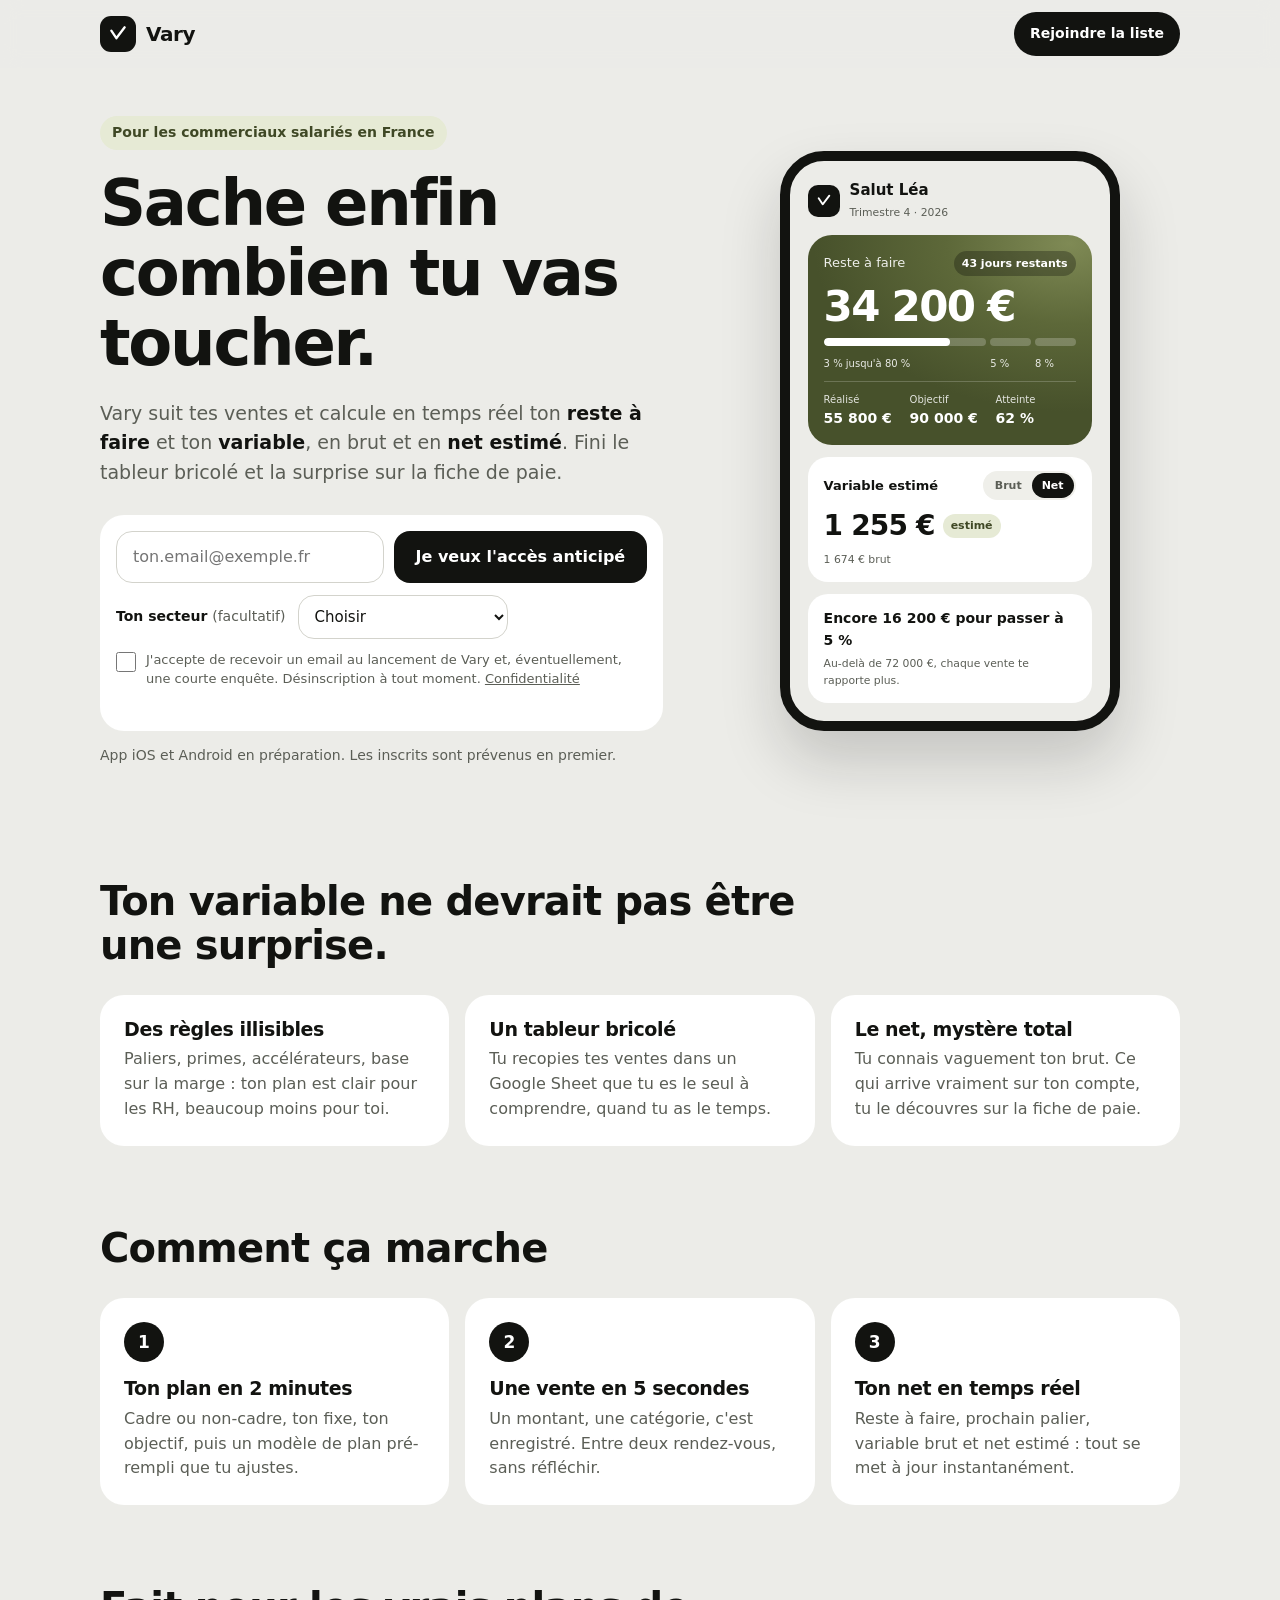
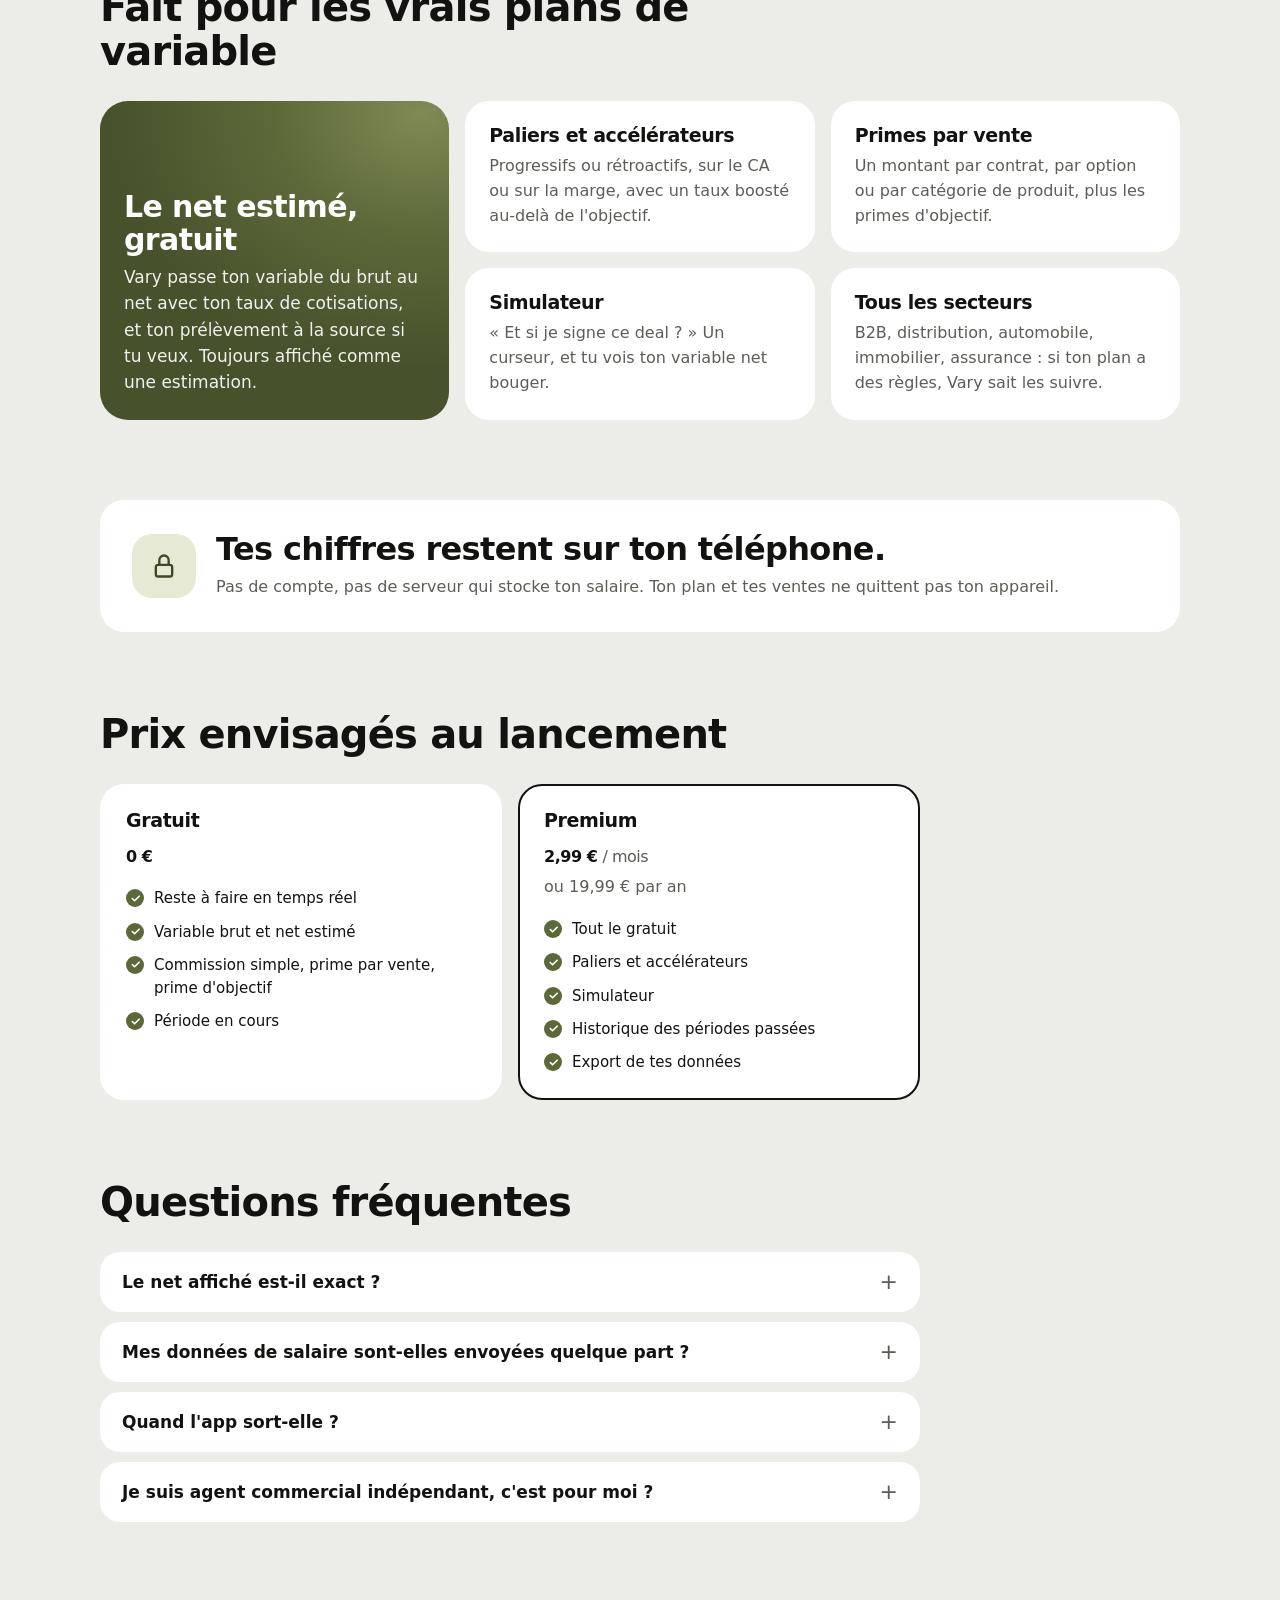
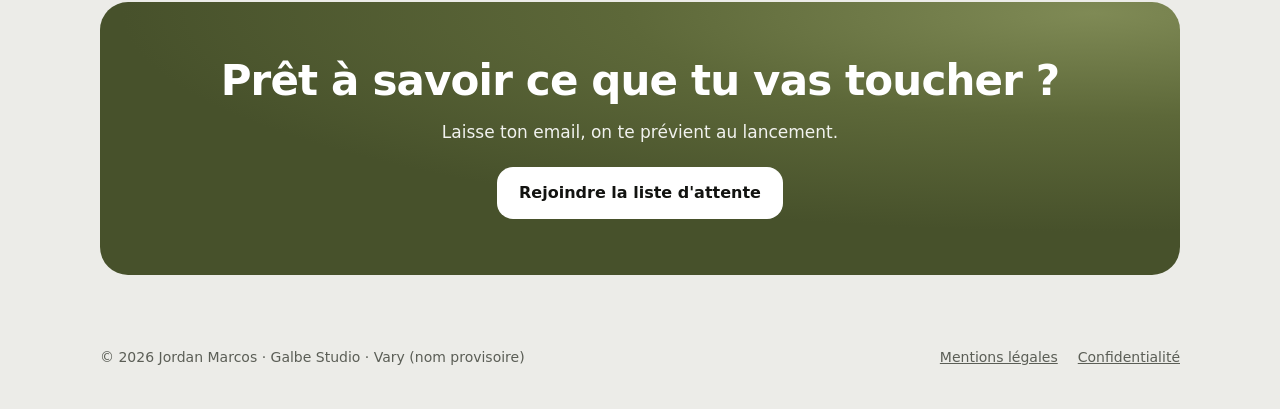
<file: index.html>
<!doctype html>
<html lang="fr">
<head>
  <meta charset="utf-8">
  <meta name="viewport" content="width=device-width, initial-scale=1">
  <meta http-equiv="Content-Security-Policy" content="default-src 'self'; script-src 'self'; style-src 'self' 'unsafe-inline'; img-src 'self' data:; connect-src 'self' https://fjegyoaqkgsdrfyrmxxx.supabase.co; form-action 'self'; base-uri 'self'">
  <meta name="referrer" content="strict-origin-when-cross-origin">
  <title>Vary · Sache enfin combien tu vas toucher</title>
  <meta name="description" content="Vary calcule en temps réel ton reste à faire et ton variable, en brut et en net estimé. L'app des commerciaux salariés en France. Rejoins la liste d'attente.">
  <meta property="og:title" content="Vary · Sache enfin combien tu vas toucher">
  <meta property="og:description" content="Ton reste à faire et ton variable net estimé, en temps réel. Pour les commerciaux salariés en France.">
  <meta property="og:type" content="website">
  <meta name="theme-color" content="#ECECE8">
  <link rel="icon" href="favicon.svg" type="image/svg+xml">
  <link rel="stylesheet" href="styles.css">
</head>
<body>
  <a class="skip" href="#contenu">Aller au contenu</a>

  <header class="topbar">
    <div class="wrap topbar__inner">
      <a class="brand" href="#" aria-label="Vary, accueil">
        <span class="brand__mark" aria-hidden="true">
          <svg viewBox="0 0 24 24" width="20" height="20" fill="none" stroke="currentColor" stroke-width="2.8" stroke-linecap="round" stroke-linejoin="round"><path d="M4 8l6 9 10-13"/></svg>
        </span>
        <span class="brand__name">Vary</span>
      </a>
      <a class="btn btn--small" href="#inscription">Rejoindre la liste</a>
    </div>
  </header>

  <main id="contenu">
    <!-- HERO -->
    <section class="hero wrap">
      <div class="hero__text">
        <p class="eyebrow">Pour les commerciaux salariés en France</p>
        <h1>Sache enfin combien tu vas toucher.</h1>
        <p class="lead">Vary suit tes ventes et calcule en temps réel ton <strong>reste à faire</strong> et ton <strong>variable</strong>, en brut et en <strong>net estimé</strong>. Fini le tableur bricolé et la surprise sur la fiche de paie.</p>

        <form class="signup" id="inscription" novalidate>
          <div class="signup__row">
            <label class="sr-only" for="email-hero">Ton email</label>
            <input id="email-hero" name="email" type="email" inputmode="email" autocomplete="email" placeholder="ton.email@exemple.fr" required>
            <button class="btn" type="submit">Je veux l'accès anticipé</button>
          </div>
          <div class="signup__row signup__row--small">
            <label for="secteur-hero">Ton secteur <span class="muted">(facultatif)</span></label>
            <select id="secteur-hero" name="sector">
              <option value="">Choisir</option>
              <option>B2B, logiciel, services</option>
              <option>Distribution, retail</option>
              <option>Automobile</option>
              <option>Immobilier</option>
              <option>Banque, assurance</option>
              <option>Autre</option>
            </select>
          </div>
          <!-- Piège anti-robots : invisible pour les humains, rempli par les robots. -->
          <div class="hp" aria-hidden="true">
            <label for="site-web">Ne pas remplir ce champ</label>
            <input id="site-web" name="website" type="text" tabindex="-1" autocomplete="off">
          </div>
          <label class="consent">
            <input type="checkbox" name="consent" required>
            <span>J'accepte de recevoir un email au lancement de Vary et, éventuellement, une courte enquête. Désinscription à tout moment. <a href="confidentialite.html">Confidentialité</a></span>
          </label>
          <p class="signup__msg" role="status" aria-live="polite"></p>
        </form>
        <p class="note">App iOS et Android en préparation. Les inscrits sont prévenus en premier.</p>
      </div>

      <div class="hero__visual" role="img" aria-label="Aperçu de l'app Vary : reste à faire 34 200 €, objectif atteint à 62 %, variable net estimé 1 255 €">
        <div class="phone" aria-hidden="true">
          <div class="phone__head">
            <span class="phone__mark"><svg viewBox="0 0 24 24" width="16" height="16" fill="none" stroke="#fff" stroke-width="2.8" stroke-linecap="round" stroke-linejoin="round"><path d="M4 8l6 9 10-13"/></svg></span>
            <span><b>Salut Léa</b><small>Trimestre 4 · 2026</small></span>
          </div>
          <div class="olive card-hero">
            <div class="card-hero__top"><span>Reste à faire</span><span class="chip">43 jours restants</span></div>
            <div class="card-hero__big">34 200 €</div>
            <div class="gauge">
              <span style="flex:80"><i style="width:77.5%"></i></span>
              <span style="flex:20"><i style="width:0"></i></span>
              <span style="flex:20"><i style="width:0"></i></span>
            </div>
            <div class="gauge__legend"><span style="flex:80">3 % jusqu'à 80 %</span><span style="flex:20">5 %</span><span style="flex:20">8 %</span></div>
            <div class="card-hero__stats">
              <span><small>Réalisé</small>55 800 €</span>
              <span><small>Objectif</small>90 000 €</span>
              <span><small>Atteinte</small>62 %</span>
            </div>
          </div>
          <div class="phone__card">
            <div class="phone__row"><b>Variable estimé</b><span class="toggle"><span>Brut</span><span class="on">Net</span></span></div>
            <div class="phone__amount">1 255 € <span class="badge">estimé</span></div>
            <small>1 674 € brut</small>
          </div>
          <div class="phone__card phone__card--tip">
            <b>Encore 16 200 € pour passer à 5 %</b>
            <small>Au-delà de 72 000 €, chaque vente te rapporte plus.</small>
          </div>
        </div>
      </div>
    </section>

    <!-- PROBLÈME -->
    <section class="section wrap">
      <h2>Ton variable ne devrait pas être une surprise.</h2>
      <div class="grid3">
        <article class="card">
          <h3>Des règles illisibles</h3>
          <p>Paliers, primes, accélérateurs, base sur la marge : ton plan est clair pour les RH, beaucoup moins pour toi.</p>
        </article>
        <article class="card">
          <h3>Un tableur bricolé</h3>
          <p>Tu recopies tes ventes dans un Google Sheet que tu es le seul à comprendre, quand tu as le temps.</p>
        </article>
        <article class="card">
          <h3>Le net, mystère total</h3>
          <p>Tu connais vaguement ton brut. Ce qui arrive vraiment sur ton compte, tu le découvres sur la fiche de paie.</p>
        </article>
      </div>
    </section>

    <!-- COMMENT ÇA MARCHE -->
    <section class="section wrap">
      <h2>Comment ça marche</h2>
      <ol class="steps">
        <li class="card">
          <span class="steps__num">1</span>
          <h3>Ton plan en 2 minutes</h3>
          <p>Cadre ou non-cadre, ton fixe, ton objectif, puis un modèle de plan pré-rempli que tu ajustes.</p>
        </li>
        <li class="card">
          <span class="steps__num">2</span>
          <h3>Une vente en 5 secondes</h3>
          <p>Un montant, une catégorie, c'est enregistré. Entre deux rendez-vous, sans réfléchir.</p>
        </li>
        <li class="card">
          <span class="steps__num">3</span>
          <h3>Ton net en temps réel</h3>
          <p>Reste à faire, prochain palier, variable brut et net estimé : tout se met à jour instantanément.</p>
        </li>
      </ol>
    </section>

    <!-- FONCTIONS -->
    <section class="section wrap">
      <h2>Fait pour les vrais plans de variable</h2>
      <div class="features">
        <article class="olive feature feature--big">
          <h3>Le net estimé, gratuit</h3>
          <p>Vary passe ton variable du brut au net avec ton taux de cotisations, et ton prélèvement à la source si tu veux. Toujours affiché comme une estimation.</p>
        </article>
        <article class="card feature">
          <h3>Paliers et accélérateurs</h3>
          <p>Progressifs ou rétroactifs, sur le CA ou sur la marge, avec un taux boosté au-delà de l'objectif.</p>
        </article>
        <article class="card feature">
          <h3>Primes par vente</h3>
          <p>Un montant par contrat, par option ou par catégorie de produit, plus les primes d'objectif.</p>
        </article>
        <article class="card feature">
          <h3>Simulateur</h3>
          <p>« Et si je signe ce deal ? » Un curseur, et tu vois ton variable net bouger.</p>
        </article>
        <article class="card feature">
          <h3>Tous les secteurs</h3>
          <p>B2B, distribution, automobile, immobilier, assurance : si ton plan a des règles, Vary sait les suivre.</p>
        </article>
      </div>
    </section>

    <!-- CONFIDENTIALITÉ -->
    <section class="section wrap">
      <div class="privacy card">
        <div class="privacy__icon" aria-hidden="true">
          <svg viewBox="0 0 24 24" width="28" height="28" fill="none" stroke="currentColor" stroke-width="2" stroke-linecap="round" stroke-linejoin="round"><rect x="5" y="11" width="14" height="10" rx="2"/><path d="M8 11V7a4 4 0 0 1 8 0v4"/></svg>
        </div>
        <div>
          <h2>Tes chiffres restent sur ton téléphone.</h2>
          <p>Pas de compte, pas de serveur qui stocke ton salaire. Ton plan et tes ventes ne quittent pas ton appareil.</p>
        </div>
      </div>
    </section>

    <!-- PRIX -->
    <section class="section wrap">
      <h2>Prix envisagés au lancement</h2>
      <div class="pricing">
        <article class="card plan">
          <h3>Gratuit</h3>
          <p class="plan__price">0 €</p>
          <ul>
            <li>Reste à faire en temps réel</li>
            <li>Variable brut et net estimé</li>
            <li>Commission simple, prime par vente, prime d'objectif</li>
            <li>Période en cours</li>
          </ul>
        </article>
        <article class="card plan plan--premium">
          <h3>Premium</h3>
          <p class="plan__price">2,99 € <small>/ mois</small></p>
          <p class="muted">ou 19,99 € par an</p>
          <ul>
            <li>Tout le gratuit</li>
            <li>Paliers et accélérateurs</li>
            <li>Simulateur</li>
            <li>Historique des périodes passées</li>
            <li>Export de tes données</li>
          </ul>
        </article>
      </div>
    </section>

    <!-- FAQ -->
    <section class="section wrap">
      <h2>Questions fréquentes</h2>
      <div class="faq">
        <details>
          <summary>Le net affiché est-il exact ?</summary>
          <p>C'est une estimation : ton variable brut moins tes cotisations salariales (taux par défaut selon ton statut, modifiable), et ton prélèvement à la source si tu le renseignes. Pour coller au plus près, tu peux calculer ton propre taux à partir de ta fiche de paie.</p>
        </details>
        <details>
          <summary>Mes données de salaire sont-elles envoyées quelque part ?</summary>
          <p>Non. Dans l'app, ton plan et tes ventes restent sur ton téléphone. Seules des statistiques d'usage anonymes, sans aucun montant, servent à améliorer l'app.</p>
        </details>
        <details>
          <summary>Quand l'app sort-elle ?</summary>
          <p>Elle est en cours de développement pour iOS et Android. Les inscrits à la liste d'attente sont prévenus en premier.</p>
        </details>
        <details>
          <summary>Je suis agent commercial indépendant, c'est pour moi ?</summary>
          <p>Pas encore : le calcul du net d'un indépendant est différent. La première version vise les commerciaux salariés. Inscris-toi quand même, ça nous aide à savoir si on doit l'ajouter.</p>
        </details>
      </div>
    </section>

    <!-- CTA FINAL -->
    <section class="section wrap">
      <div class="olive cta">
        <h2>Prêt à savoir ce que tu vas toucher ?</h2>
        <p>Laisse ton email, on te prévient au lancement.</p>
        <a class="btn btn--light" href="#inscription">Rejoindre la liste d'attente</a>
      </div>
    </section>
  </main>

  <footer class="footer wrap">
    <span>© 2026 Jordan Marcos · Galbe Studio · Vary (nom provisoire)</span>
    <nav aria-label="Liens légaux">
      <a href="mentions-legales.html">Mentions légales</a>
      <a href="confidentialite.html">Confidentialité</a>
    </nav>
  </footer>

  <script src="main.js" defer></script>
</body>
</html>
</file>
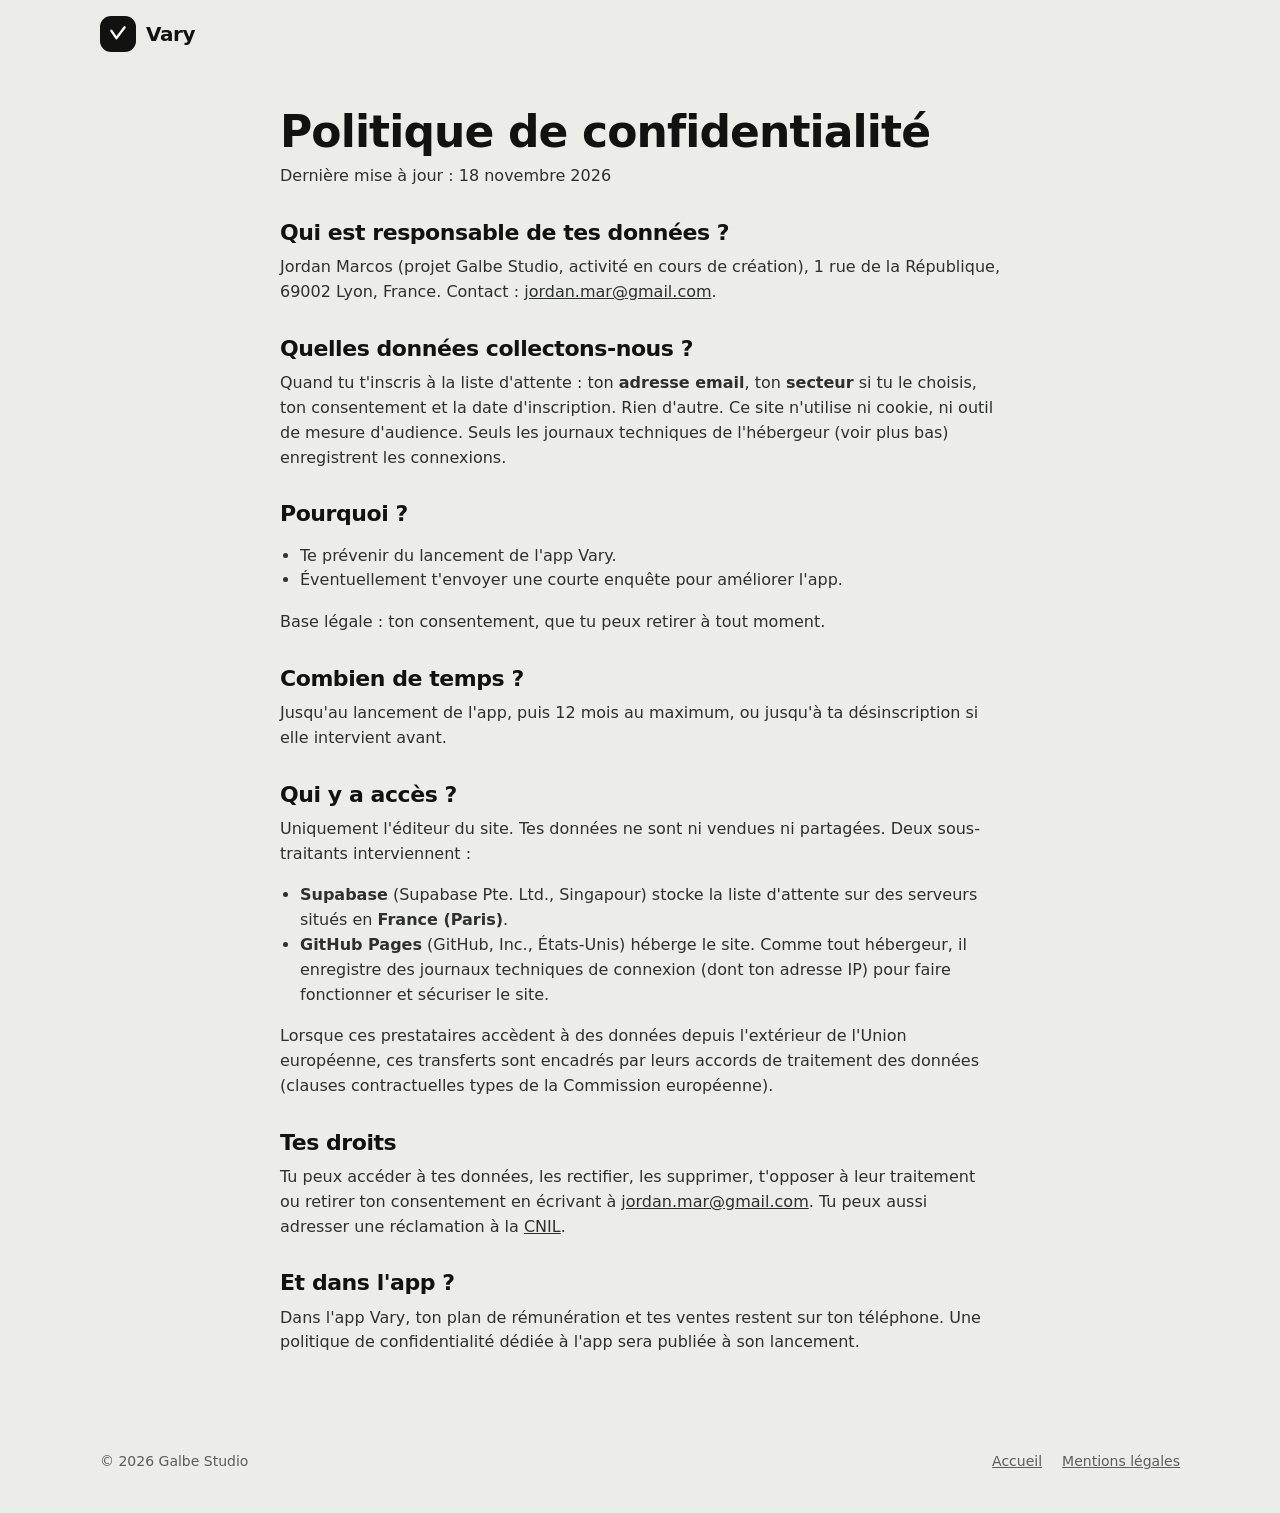
<file: confidentialite.html>
<!doctype html>
<html lang="fr">
<head>
  <meta charset="utf-8">
  <meta name="viewport" content="width=device-width, initial-scale=1">
  <meta http-equiv="Content-Security-Policy" content="default-src 'self'; script-src 'self'; style-src 'self' 'unsafe-inline'; img-src 'self' data:; form-action 'self'; base-uri 'self'">
  <meta name="referrer" content="strict-origin-when-cross-origin">
  <title>Confidentialité · Vary</title>
  <meta name="robots" content="noindex">
  <link rel="icon" href="favicon.svg" type="image/svg+xml">
  <link rel="stylesheet" href="styles.css">
</head>
<body>
  <header class="topbar">
    <div class="wrap topbar__inner">
      <a class="brand" href="index.html" aria-label="Vary, accueil">
        <span class="brand__mark" aria-hidden="true"><svg viewBox="0 0 24 24" width="20" height="20" fill="none" stroke="currentColor" stroke-width="2.8" stroke-linecap="round" stroke-linejoin="round"><path d="M4 8l6 9 10-13"/></svg></span>
        <span class="brand__name">Vary</span>
      </a>
    </div>
  </header>

  <main class="wrap legal">
    <h1>Politique de confidentialité</h1>
    <p class="muted">Dernière mise à jour : 18 novembre 2026</p>

    <h2>Qui est responsable de tes données ?</h2>
    <p>Jordan Marcos (projet Galbe Studio, activité en cours de création), 1 rue de la République, 69002 Lyon, France. Contact : <a href="mailto:jordan.mar@gmail.com">jordan.mar@gmail.com</a>.</p>

    <h2>Quelles données collectons-nous ?</h2>
    <p>Quand tu t'inscris à la liste d'attente : ton <strong>adresse email</strong>, ton <strong>secteur</strong> si tu le choisis, ton consentement et la date d'inscription. Rien d'autre. Ce site n'utilise ni cookie, ni outil de mesure d'audience. Seuls les journaux techniques de l'hébergeur (voir plus bas) enregistrent les connexions.</p>

    <h2>Pourquoi ?</h2>
    <ul>
      <li>Te prévenir du lancement de l'app Vary.</li>
      <li>Éventuellement t'envoyer une courte enquête pour améliorer l'app.</li>
    </ul>
    <p>Base légale : ton consentement, que tu peux retirer à tout moment.</p>

    <h2>Combien de temps ?</h2>
    <p>Jusqu'au lancement de l'app, puis 12 mois au maximum, ou jusqu'à ta désinscription si elle intervient avant.</p>

    <h2>Qui y a accès ?</h2>
    <p>Uniquement l'éditeur du site. Tes données ne sont ni vendues ni partagées. Deux sous-traitants interviennent :</p>
    <ul>
      <li><strong>Supabase</strong> (Supabase Pte. Ltd., Singapour) stocke la liste d'attente sur des serveurs situés en <strong>France (Paris)</strong>.</li>
      <li><strong>GitHub Pages</strong> (GitHub, Inc., États-Unis) héberge le site. Comme tout hébergeur, il enregistre des journaux techniques de connexion (dont ton adresse IP) pour faire fonctionner et sécuriser le site.</li>
    </ul>
    <p>Lorsque ces prestataires accèdent à des données depuis l'extérieur de l'Union européenne, ces transferts sont encadrés par leurs accords de traitement des données (clauses contractuelles types de la Commission européenne).</p>

    <h2>Tes droits</h2>
    <p>Tu peux accéder à tes données, les rectifier, les supprimer, t'opposer à leur traitement ou retirer ton consentement en écrivant à <a href="mailto:jordan.mar@gmail.com">jordan.mar@gmail.com</a>. Tu peux aussi adresser une réclamation à la <a href="https://www.cnil.fr/fr/plaintes">CNIL</a>.</p>

    <h2>Et dans l'app ?</h2>
    <p>Dans l'app Vary, ton plan de rémunération et tes ventes restent sur ton téléphone. Une politique de confidentialité dédiée à l'app sera publiée à son lancement.</p>
  </main>

  <footer class="footer wrap">
    <span>© 2026 Galbe Studio</span>
    <nav aria-label="Liens légaux"><a href="index.html">Accueil</a><a href="mentions-legales.html">Mentions légales</a></nav>
  </footer>
</body>
</html>
</file>
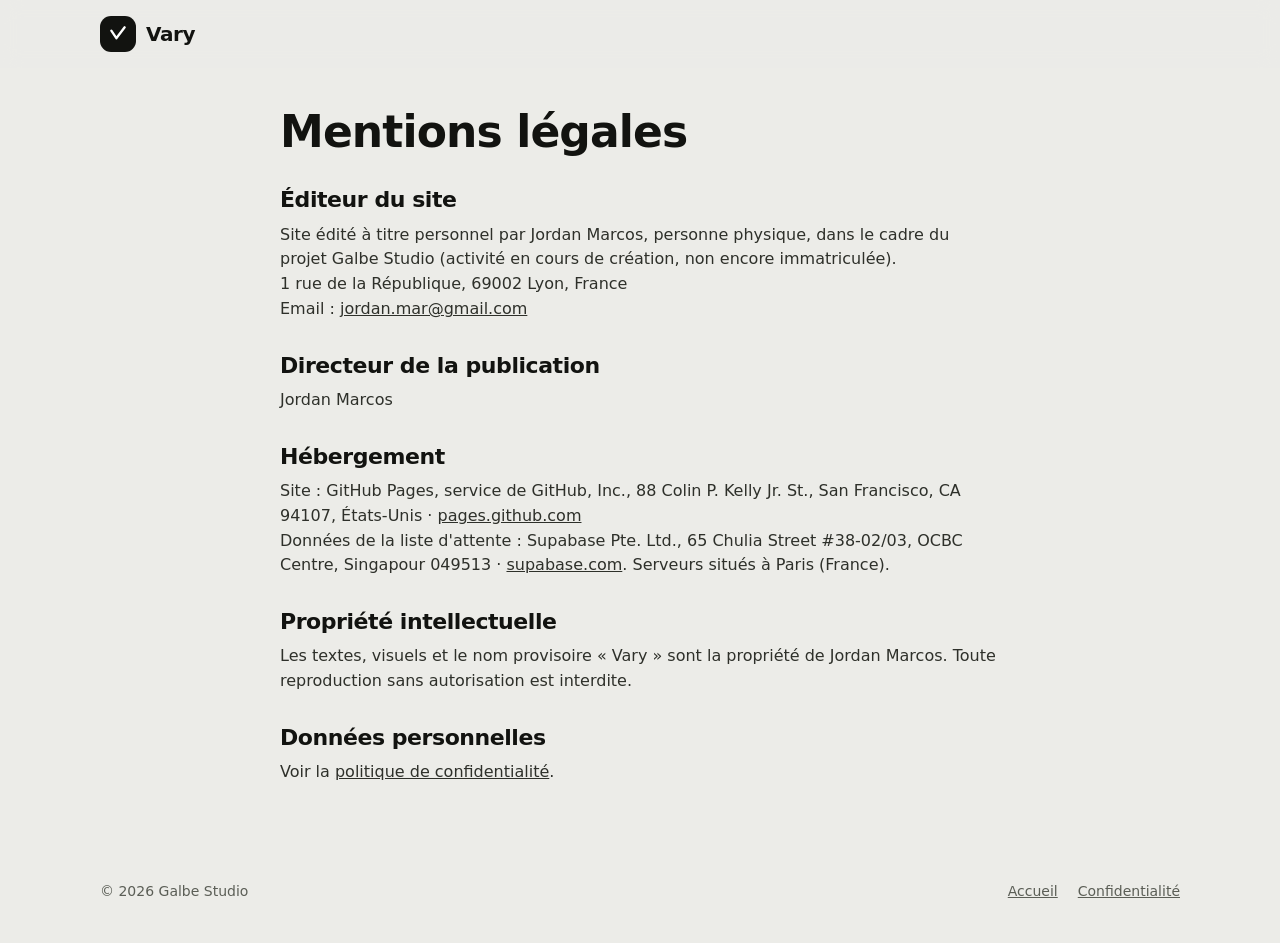
<file: mentions-legales.html>
<!doctype html>
<html lang="fr">
<head>
  <meta charset="utf-8">
  <meta name="viewport" content="width=device-width, initial-scale=1">
  <meta http-equiv="Content-Security-Policy" content="default-src 'self'; script-src 'self'; style-src 'self' 'unsafe-inline'; img-src 'self' data:; form-action 'self'; base-uri 'self'">
  <meta name="referrer" content="strict-origin-when-cross-origin">
  <title>Mentions légales · Vary</title>
  <meta name="robots" content="noindex">
  <link rel="icon" href="favicon.svg" type="image/svg+xml">
  <link rel="stylesheet" href="styles.css">
</head>
<body>
  <header class="topbar">
    <div class="wrap topbar__inner">
      <a class="brand" href="index.html" aria-label="Vary, accueil">
        <span class="brand__mark" aria-hidden="true"><svg viewBox="0 0 24 24" width="20" height="20" fill="none" stroke="currentColor" stroke-width="2.8" stroke-linecap="round" stroke-linejoin="round"><path d="M4 8l6 9 10-13"/></svg></span>
        <span class="brand__name">Vary</span>
      </a>
    </div>
  </header>

  <main class="wrap legal">
    <h1>Mentions légales</h1>

    <h2>Éditeur du site</h2>
    <p>Site édité à titre personnel par Jordan Marcos, personne physique, dans le cadre du projet Galbe Studio (activité en cours de création, non encore immatriculée).<br>
      1 rue de la République, 69002 Lyon, France<br>
      Email : <a href="mailto:jordan.mar@gmail.com">jordan.mar@gmail.com</a></p>

    <h2>Directeur de la publication</h2>
    <p>Jordan Marcos</p>

    <h2>Hébergement</h2>
    <p>Site : GitHub Pages, service de GitHub, Inc., 88 Colin P. Kelly Jr. St., San Francisco, CA 94107, États-Unis · <a href="https://pages.github.com">pages.github.com</a><br>
      Données de la liste d'attente : Supabase Pte. Ltd., 65 Chulia Street #38-02/03, OCBC Centre, Singapour 049513 · <a href="https://supabase.com">supabase.com</a>. Serveurs situés à Paris (France).</p>

    <h2>Propriété intellectuelle</h2>
    <p>Les textes, visuels et le nom provisoire « Vary » sont la propriété de Jordan Marcos. Toute reproduction sans autorisation est interdite.</p>

    <h2>Données personnelles</h2>
    <p>Voir la <a href="confidentialite.html">politique de confidentialité</a>.</p>
  </main>

  <footer class="footer wrap">
    <span>© 2026 Galbe Studio</span>
    <nav aria-label="Liens légaux"><a href="index.html">Accueil</a><a href="confidentialite.html">Confidentialité</a></nav>
  </footer>
</body>
</html>
</file>
<file: styles.css>
/* Vary · landing page
   Couleurs et rayons repris des maquettes (design system Vary). */
:root {
  --bg: #ECECE8;
  --surface: #FFFFFF;
  --surface-2: #EFEFEA;
  --ink: #121310;
  --muted: #5B5E56;
  --line: #D3D3CC;
  --olive-700: #47512B;
  --olive-500: #5D6839;
  --olive-300: #7F8A55;
  --olive-50: #E6EAD5;
  --olive-ink: #3F4825;
  --error: #B3261E;
  --radius-hero: 28px;
  --radius-card: 24px;
  --radius-ctrl: 16px;
  --font: Inter, -apple-system, BlinkMacSystemFont, "Segoe UI", Roboto, system-ui, sans-serif;
}

*, *::before, *::after { box-sizing: border-box; }
html { scroll-behavior: smooth; }
@media (prefers-reduced-motion: reduce) { html { scroll-behavior: auto; } }

body {
  margin: 0;
  background: var(--bg);
  color: var(--ink);
  font-family: var(--font);
  font-size: 17px;
  line-height: 1.55;
  font-feature-settings: "tnum" 1;
  -webkit-font-smoothing: antialiased;
}

a { color: inherit; }
img, svg { display: block; }
h1, h2, h3 { margin: 0; line-height: 1.1; letter-spacing: -0.02em; }
p { margin: 0; }

.wrap { width: 100%; max-width: 1120px; margin: 0 auto; padding: 0 20px; }
.muted { color: var(--muted); font-weight: 400; }
.sr-only {
  position: absolute; width: 1px; height: 1px; padding: 0; margin: -1px;
  overflow: hidden; clip: rect(0 0 0 0); white-space: nowrap; border: 0;
}
.hp { position: absolute; left: -10000px; top: auto; width: 1px; height: 1px; overflow: hidden; }
.skip { position: absolute; left: -999px; top: 8px; padding: 10px 14px; background: var(--ink); color: #fff; border-radius: 10px; z-index: 10; }
.skip:focus { left: 8px; }
:focus-visible { outline: 3px solid var(--olive-500); outline-offset: 2px; }

/* ---------- Boutons ---------- */
.btn {
  display: inline-flex; align-items: center; justify-content: center;
  min-height: 52px; padding: 0 22px;
  border: 0; border-radius: var(--radius-ctrl);
  background: var(--ink); color: #fff;
  font: inherit; font-size: 16px; font-weight: 700;
  text-decoration: none; cursor: pointer; white-space: nowrap;
  transition: transform .15s ease, opacity .15s ease;
}
.btn:hover { opacity: .9; }
.btn:active { transform: scale(.98); }
.btn[disabled] { opacity: .6; cursor: progress; }
.btn--small { min-height: 44px; padding: 0 16px; font-size: 14px; border-radius: 999px; }
.btn--light { background: #fff; color: var(--ink); }

/* ---------- Barre du haut ---------- */
.topbar { position: sticky; top: 0; z-index: 5; background: rgba(236, 236, 232, .9); backdrop-filter: blur(10px); }
.topbar__inner { display: flex; align-items: center; justify-content: space-between; height: 68px; }
.brand { display: flex; align-items: center; gap: 10px; text-decoration: none; }
.brand__mark { width: 36px; height: 36px; border-radius: 11px; background: var(--ink); color: #fff; display: flex; align-items: center; justify-content: center; }
.brand__name { font-size: 20px; font-weight: 800; letter-spacing: -0.02em; }

/* ---------- Hero ---------- */
.hero { display: grid; grid-template-columns: 1.1fr 0.9fr; gap: 56px; align-items: center; padding-top: 48px; padding-bottom: 72px; }
.eyebrow { display: inline-block; font-size: 14px; font-weight: 600; color: var(--olive-ink); background: var(--olive-50); padding: 6px 12px; border-radius: 999px; margin-bottom: 18px; }
.hero h1 { font-size: clamp(40px, 6vw, 64px); font-weight: 800; letter-spacing: -0.035em; }
.lead { margin-top: 20px; font-size: 19px; color: var(--muted); max-width: 560px; }
.lead strong { color: var(--ink); }
.note { margin-top: 14px; font-size: 14px; color: var(--muted); }

/* ---------- Formulaire ---------- */
.signup { margin-top: 28px; padding: 16px; background: var(--surface); border-radius: var(--radius-card); display: flex; flex-direction: column; gap: 12px; max-width: 580px; }
.signup__row { display: flex; gap: 10px; }
.signup__row--small { align-items: center; gap: 12px; font-size: 14px; font-weight: 600; }
.signup input[type="email"], .signup select {
  font: inherit; color: var(--ink); background: var(--surface);
  border: 1px solid var(--line); border-radius: var(--radius-ctrl);
}
.signup input[type="email"] { flex: 1 1 auto; min-width: 0; min-height: 52px; padding: 0 16px; font-size: 16px; }
.signup select { min-height: 44px; padding: 0 12px; font-size: 15px; font-weight: 400; }
.signup input[aria-invalid="true"] { border-color: var(--error); }
.consent { display: flex; gap: 10px; align-items: flex-start; font-size: 13px; line-height: 1.45; color: var(--muted); cursor: pointer; }
.consent input { width: 20px; height: 20px; margin: 1px 0 0; flex-shrink: 0; accent-color: var(--olive-500); }
.signup__msg { font-size: 14px; font-weight: 600; min-height: 1em; }
.signup__msg.is-error { color: var(--error); }
.signup__msg.is-ok { color: var(--olive-ink); }
.signup.is-done .signup__row, .signup.is-done .consent { display: none; }

/* ---------- Carte olive (héros) ---------- */
.olive { color: #fff; background: radial-gradient(90% 80% at 92% 4%, var(--olive-300) 0%, var(--olive-500) 48%, var(--olive-700) 100%); }

/* ---------- Téléphone ---------- */
.hero__visual { display: flex; justify-content: center; }
.phone {
  width: 340px; max-width: 100%; padding: 18px; border-radius: 44px;
  background: var(--bg); border: 10px solid var(--ink);
  box-shadow: 0 30px 60px rgba(18, 19, 16, .18);
  display: flex; flex-direction: column; gap: 12px; font-size: 13px;
}
.phone__head { display: flex; align-items: center; gap: 10px; }
.phone__head b { display: block; font-size: 15px; }
.phone__head small { color: var(--muted); }
.phone__mark { width: 32px; height: 32px; border-radius: 10px; background: var(--ink); display: flex; align-items: center; justify-content: center; }
.card-hero { border-radius: 24px; padding: 16px; display: flex; flex-direction: column; gap: 10px; }
.card-hero__top { display: flex; justify-content: space-between; align-items: center; color: rgba(255,255,255,.9); }
.chip { font-size: 11px; font-weight: 600; padding: 4px 8px; border-radius: 999px; background: rgba(0,0,0,.28); color: #fff; }
.card-hero__big { font-size: 42px; font-weight: 800; letter-spacing: -0.04em; line-height: 1; }
.gauge { display: flex; gap: 4px; height: 8px; }
.gauge span { border-radius: 4px; background: rgba(255,255,255,.22); overflow: hidden; }
.gauge i { display: block; height: 100%; border-radius: 4px; background: #fff; }
.gauge__legend { display: flex; gap: 4px; font-size: 10px; color: rgba(255,255,255,.88); }
.card-hero__stats { display: grid; grid-template-columns: repeat(3, 1fr); gap: 6px; padding-top: 10px; border-top: 1px solid rgba(255,255,255,.2); font-size: 14px; font-weight: 700; }
.card-hero__stats small { display: block; font-size: 10px; font-weight: 400; color: rgba(255,255,255,.85); }
.phone__card { background: var(--surface); border-radius: 20px; padding: 14px 16px; display: flex; flex-direction: column; gap: 4px; }
.phone__card small { color: var(--muted); }
.phone__row { display: flex; justify-content: space-between; align-items: center; }
.toggle { display: flex; padding: 2px; border-radius: 999px; background: var(--surface-2); font-size: 11px; font-weight: 600; }
.toggle span { padding: 4px 10px; border-radius: 999px; color: var(--muted); }
.toggle .on { background: var(--ink); color: #fff; }
.phone__amount { font-size: 28px; font-weight: 800; letter-spacing: -0.03em; display: flex; align-items: center; gap: 8px; }
.badge { font-size: 11px; font-weight: 600; letter-spacing: 0; padding: 3px 8px; border-radius: 999px; background: var(--olive-50); color: var(--olive-ink); }
.phone__card--tip b { font-size: 14px; }

/* ---------- Sections ---------- */
.section { padding-top: 40px; padding-bottom: 40px; }
.section > h2 { font-size: clamp(28px, 4vw, 40px); font-weight: 800; margin-bottom: 28px; max-width: 720px; }
.card { background: var(--surface); border-radius: var(--radius-card); padding: 24px; }
.card h3, .feature h3 { font-size: 19px; font-weight: 700; margin-bottom: 8px; }
.card p { color: var(--muted); font-size: 16px; }
.grid3 { display: grid; grid-template-columns: repeat(3, minmax(0, 1fr)); gap: 16px; }

.steps { list-style: none; margin: 0; padding: 0; display: grid; grid-template-columns: repeat(3, minmax(0, 1fr)); gap: 16px; }
.steps__num { display: inline-flex; width: 40px; height: 40px; border-radius: 20px; background: var(--ink); color: #fff; font-weight: 800; align-items: center; justify-content: center; margin-bottom: 16px; }

.features { display: grid; grid-template-columns: repeat(3, minmax(0, 1fr)); gap: 16px; }
.feature { border-radius: var(--radius-card); padding: 24px; }
.feature--big { grid-row: span 2; border-radius: var(--radius-hero); display: flex; flex-direction: column; justify-content: flex-end; min-height: 280px; }
.feature--big h3 { font-size: 30px; font-weight: 800; }
.feature--big p { color: rgba(255,255,255,.92); font-size: 17px; }

.privacy { display: flex; gap: 20px; align-items: center; padding: 32px; }
.privacy h2 { font-size: clamp(24px, 3vw, 32px); font-weight: 800; margin-bottom: 8px; }
.privacy__icon { width: 64px; height: 64px; flex-shrink: 0; border-radius: 20px; background: var(--olive-50); color: var(--olive-ink); display: flex; align-items: center; justify-content: center; }

.pricing { display: grid; grid-template-columns: repeat(2, minmax(0, 1fr)); gap: 16px; max-width: 820px; }
.plan { display: flex; flex-direction: column; gap: 6px; border: 2px solid transparent; }
.plan--premium { border-color: var(--ink); }
.plan__price { font-size: 36px; font-weight: 800; color: var(--ink) !important; letter-spacing: -0.03em; }
.plan__price small { font-size: 16px; font-weight: 500; color: var(--muted); }
.plan ul { margin: 12px 0 0; padding: 0; list-style: none; display: flex; flex-direction: column; gap: 10px; font-size: 15px; }
.plan li { display: flex; gap: 10px; align-items: flex-start; }
.plan li::before { content: ""; flex-shrink: 0; width: 18px; height: 18px; margin-top: 2px; border-radius: 9px; background: var(--olive-500) url("data:image/svg+xml,%3Csvg xmlns='http://www.w3.org/2000/svg' viewBox='0 0 24 24' fill='none' stroke='white' stroke-width='3.5' stroke-linecap='round' stroke-linejoin='round'%3E%3Cpath d='M5 12l5 5L20 7'/%3E%3C/svg%3E") center / 11px no-repeat; }

.faq { display: flex; flex-direction: column; gap: 10px; max-width: 820px; }
.faq details { background: var(--surface); border-radius: 20px; padding: 0 22px; }
.faq summary { cursor: pointer; list-style: none; min-height: 60px; display: flex; align-items: center; justify-content: space-between; gap: 16px; font-weight: 600; }
.faq summary::-webkit-details-marker { display: none; }
.faq summary::after { content: "+"; font-size: 22px; font-weight: 500; color: var(--muted); }
.faq details[open] summary::after { content: "−"; }
.faq details p { padding-bottom: 20px; color: var(--muted); font-size: 16px; }

.cta { border-radius: var(--radius-hero); padding: 56px 32px; text-align: center; display: flex; flex-direction: column; align-items: center; gap: 14px; }
.cta h2 { font-size: clamp(28px, 4vw, 42px); font-weight: 800; }
.cta p { color: rgba(255,255,255,.92); }
.cta .btn { margin-top: 8px; }

.footer { display: flex; flex-wrap: wrap; justify-content: space-between; gap: 12px; padding-top: 32px; padding-bottom: 40px; font-size: 14px; color: var(--muted); }
.footer nav { display: flex; gap: 20px; }

/* ---------- Pages légales ---------- */
.legal { max-width: 760px; padding-top: 40px; padding-bottom: 64px; }
.legal h1 { font-size: clamp(32px, 5vw, 44px); font-weight: 800; margin-bottom: 8px; }
.legal h2 { font-size: 22px; font-weight: 700; margin: 32px 0 10px; }
.legal p, .legal li { color: #2E302A; font-size: 16px; }
.legal ul { padding-left: 20px; }
.legal .todo { background: #FFF3C4; padding: 0 4px; border-radius: 4px; }

/* ---------- Responsive ---------- */
@media (max-width: 900px) {
  .hero { grid-template-columns: 1fr; gap: 40px; padding-top: 24px; }
  .grid3, .steps { grid-template-columns: 1fr; }
  .features { grid-template-columns: 1fr 1fr; }
  .feature--big { grid-column: 1 / -1; grid-row: auto; min-height: 220px; }
}
@media (max-width: 600px) {
  body { font-size: 16px; }
  .signup__row { flex-direction: column; }
  .signup__row--small { flex-direction: row; justify-content: space-between; }
  .btn { width: 100%; white-space: normal; }
  .btn--small { width: auto; }
  .features, .pricing { grid-template-columns: 1fr; }
  .privacy { flex-direction: column; align-items: flex-start; padding: 24px; }
  .cta { padding: 40px 20px; }
  .phone { width: 100%; }
}
</file>
